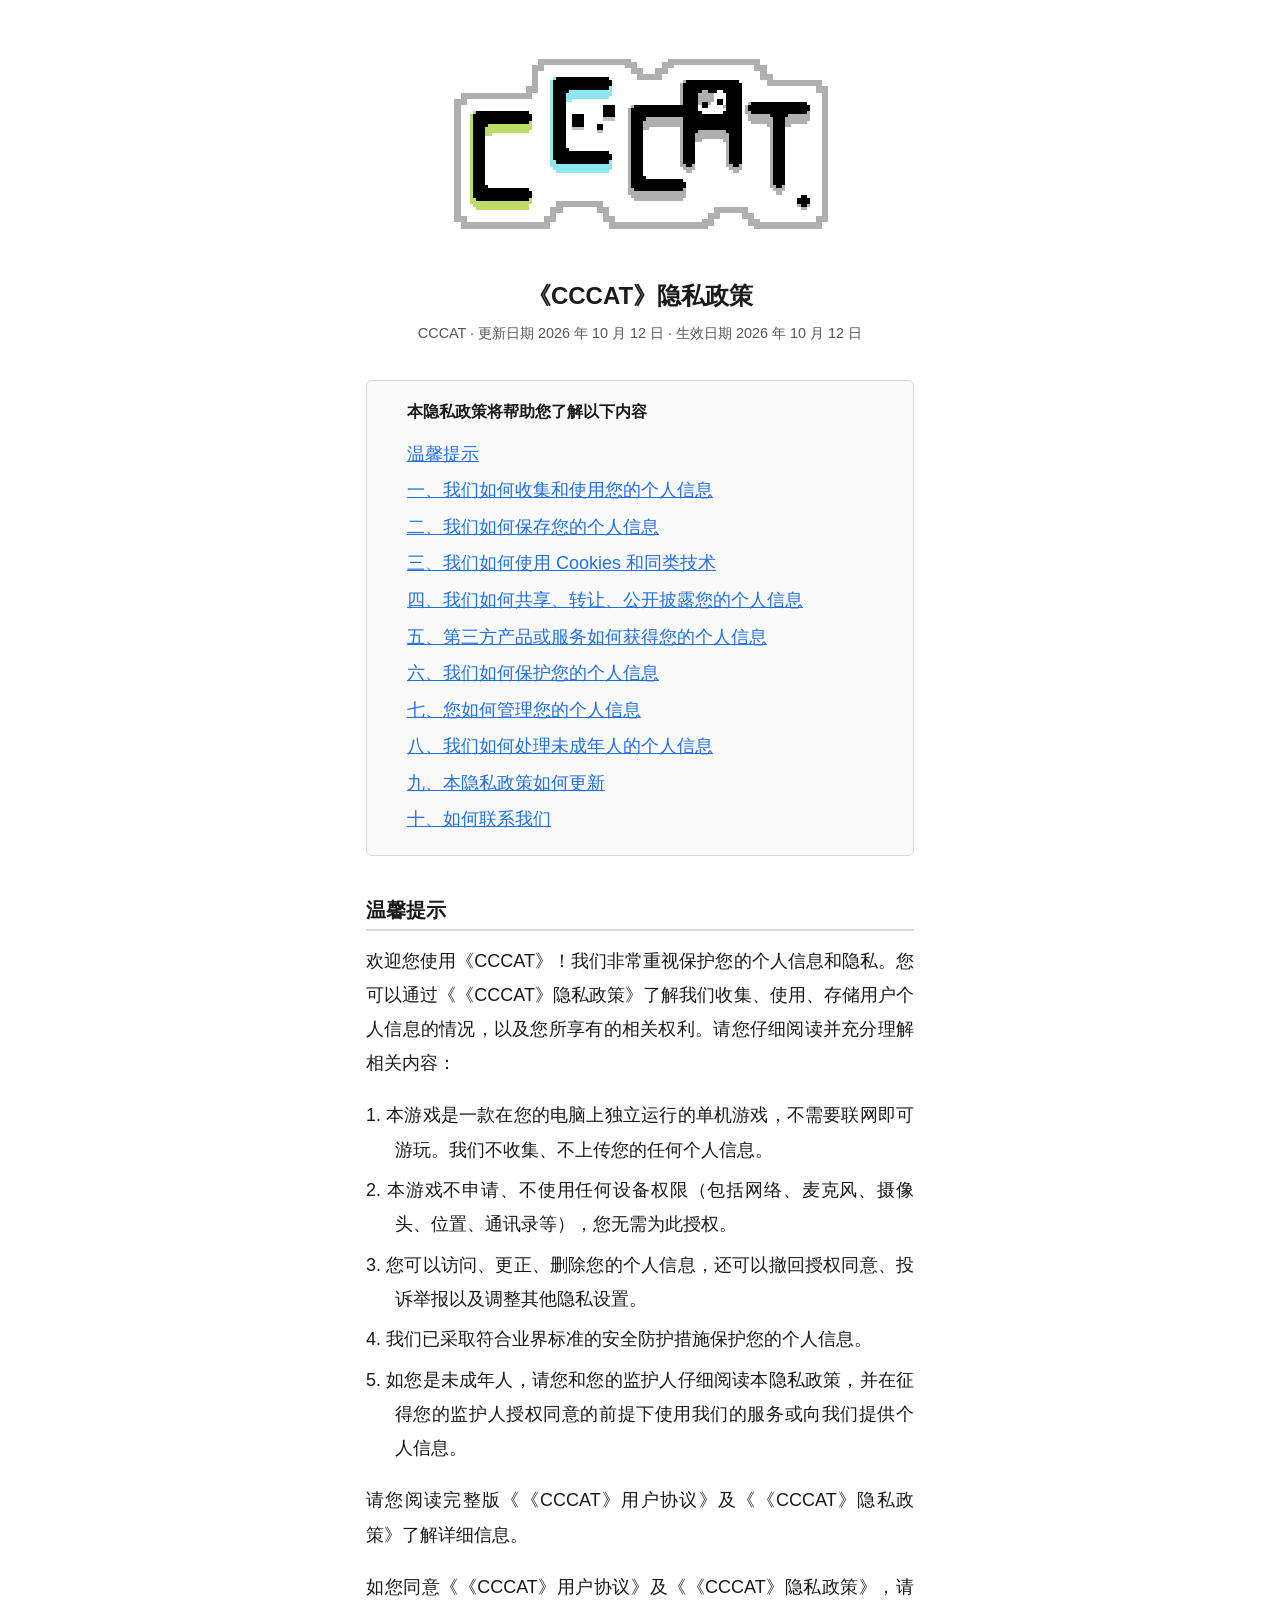
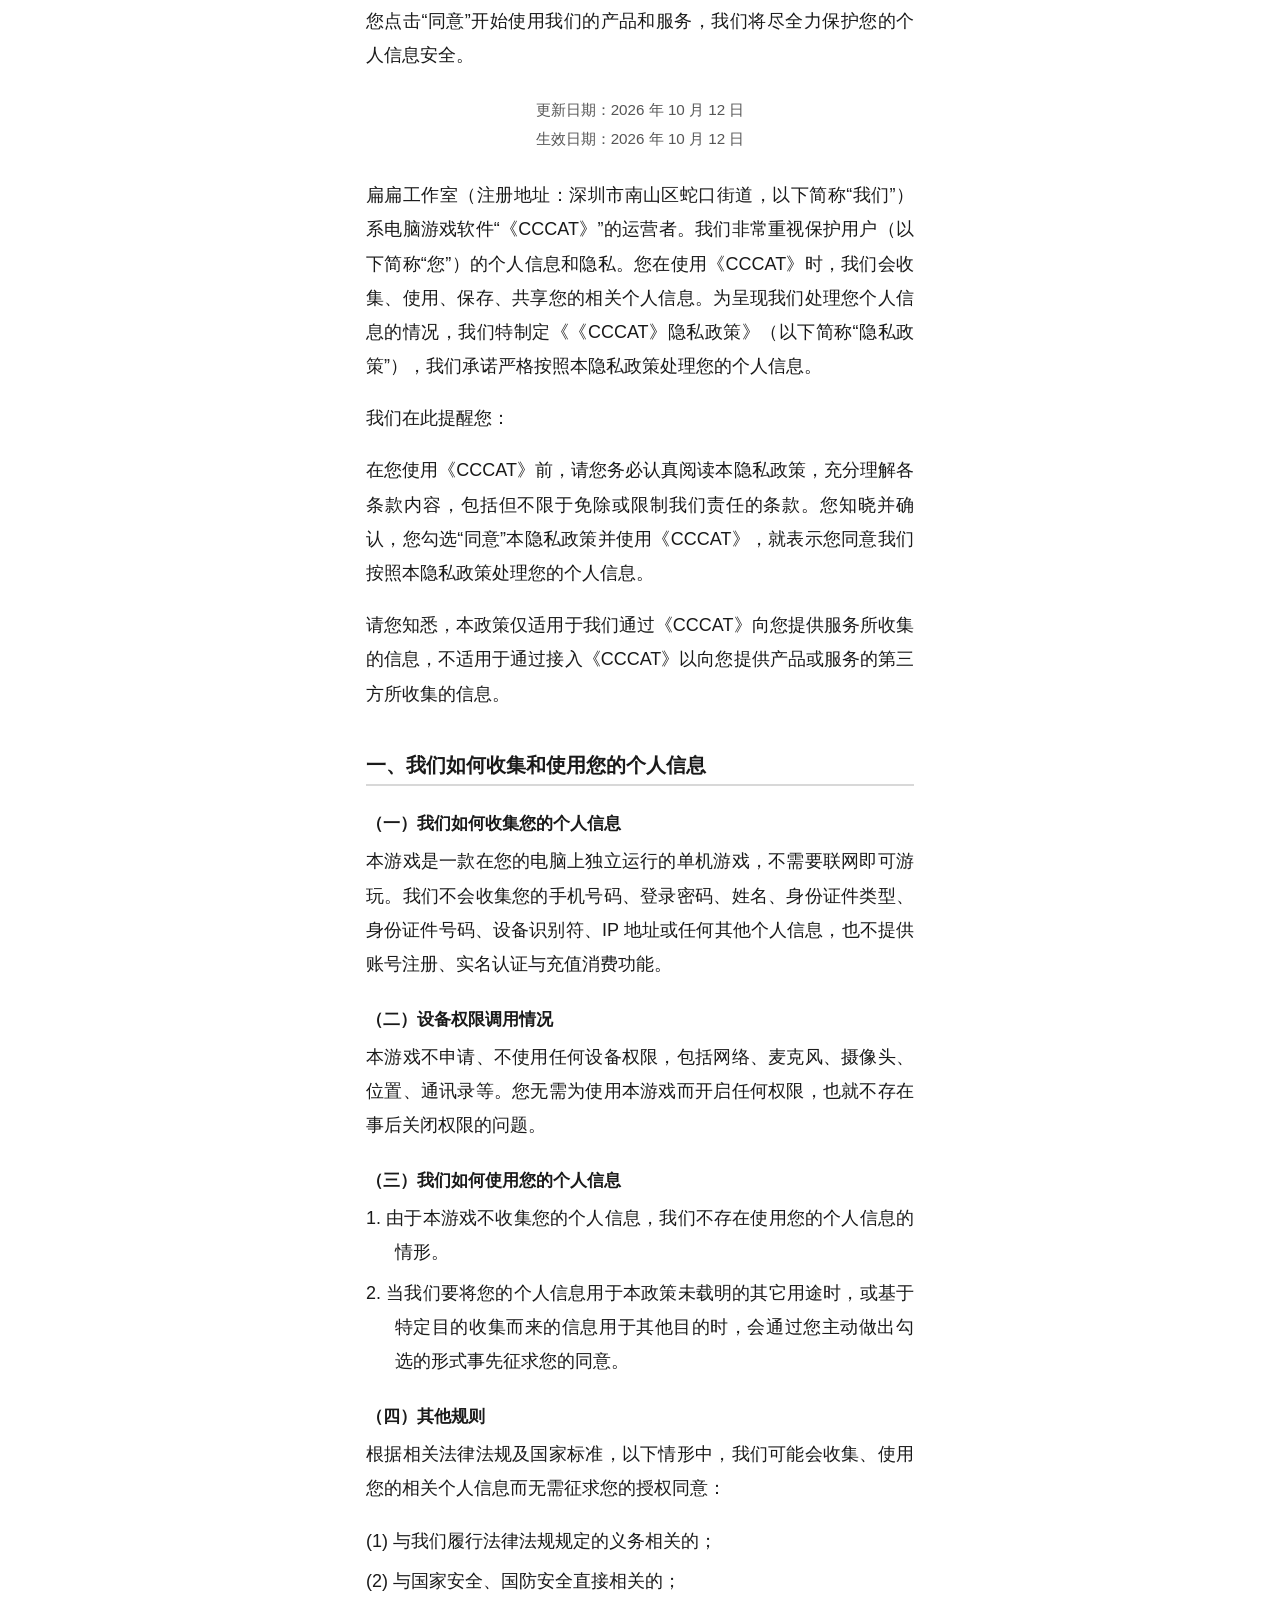
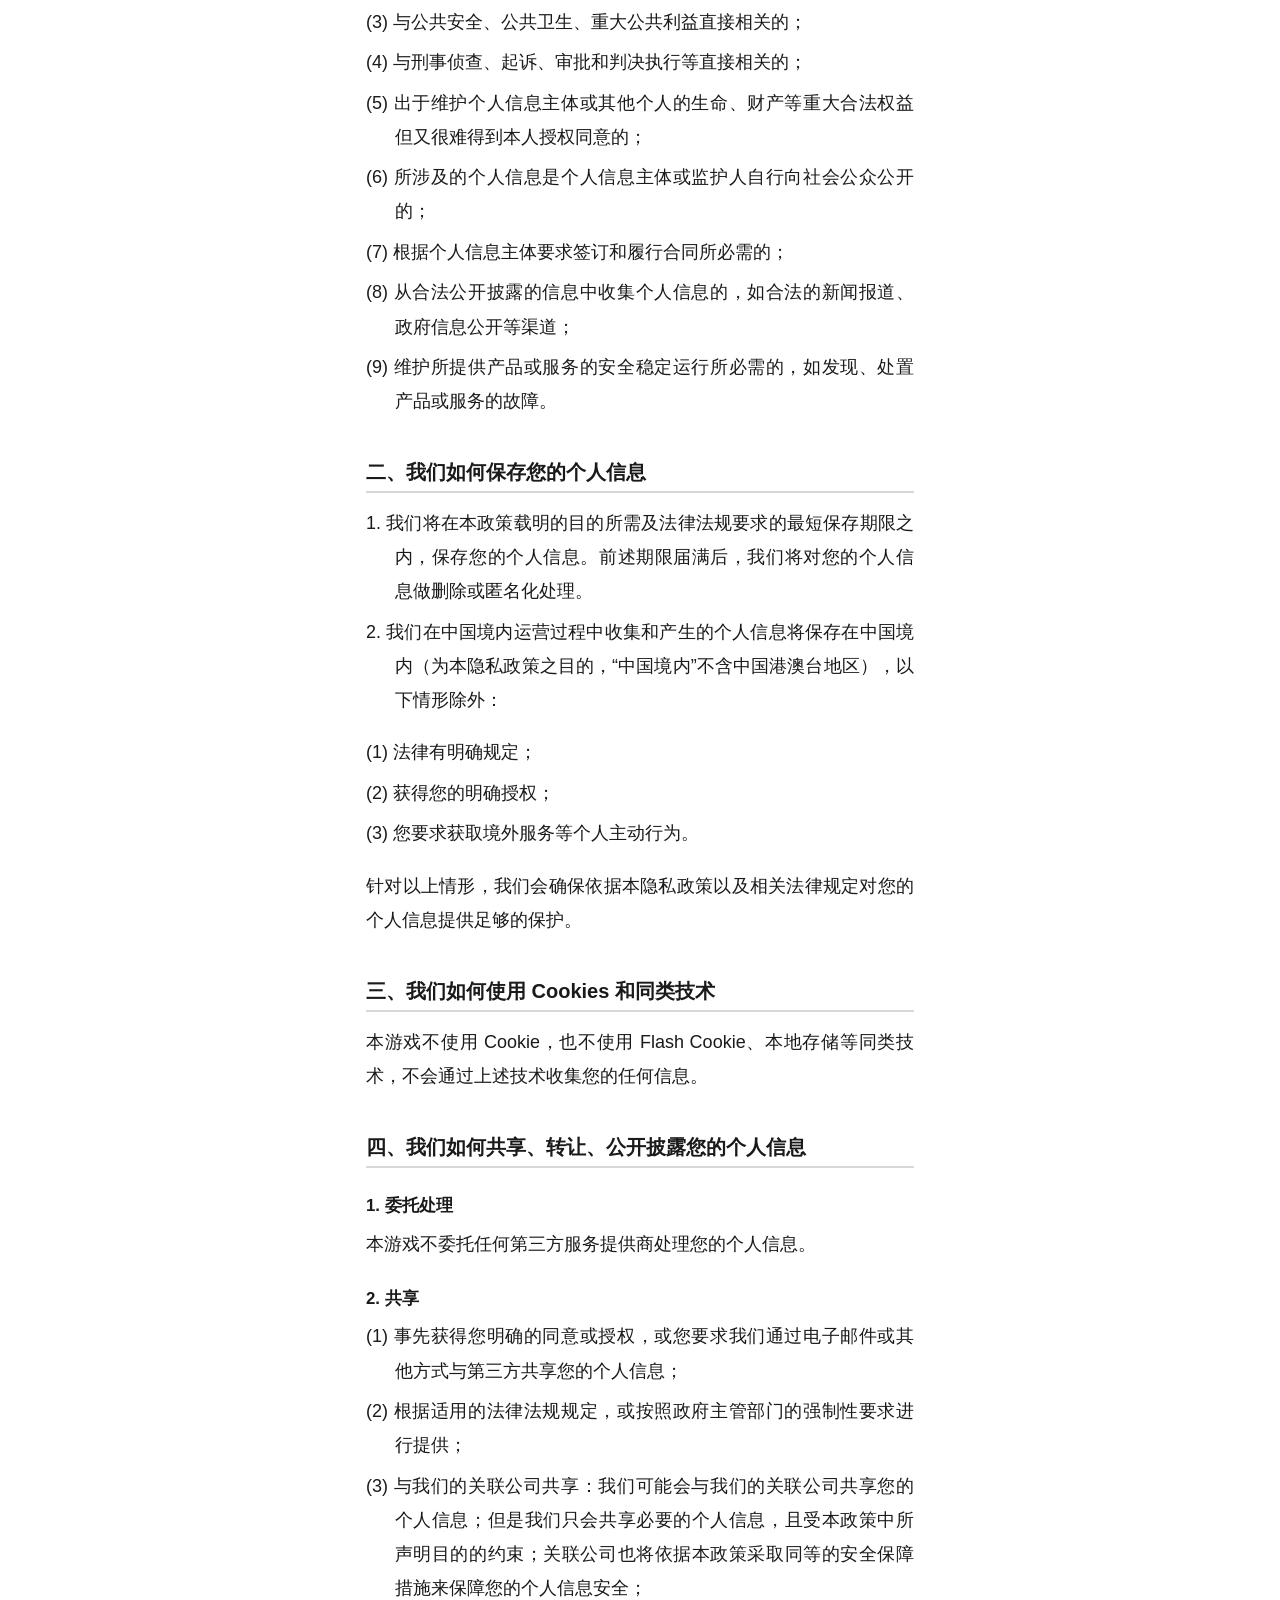
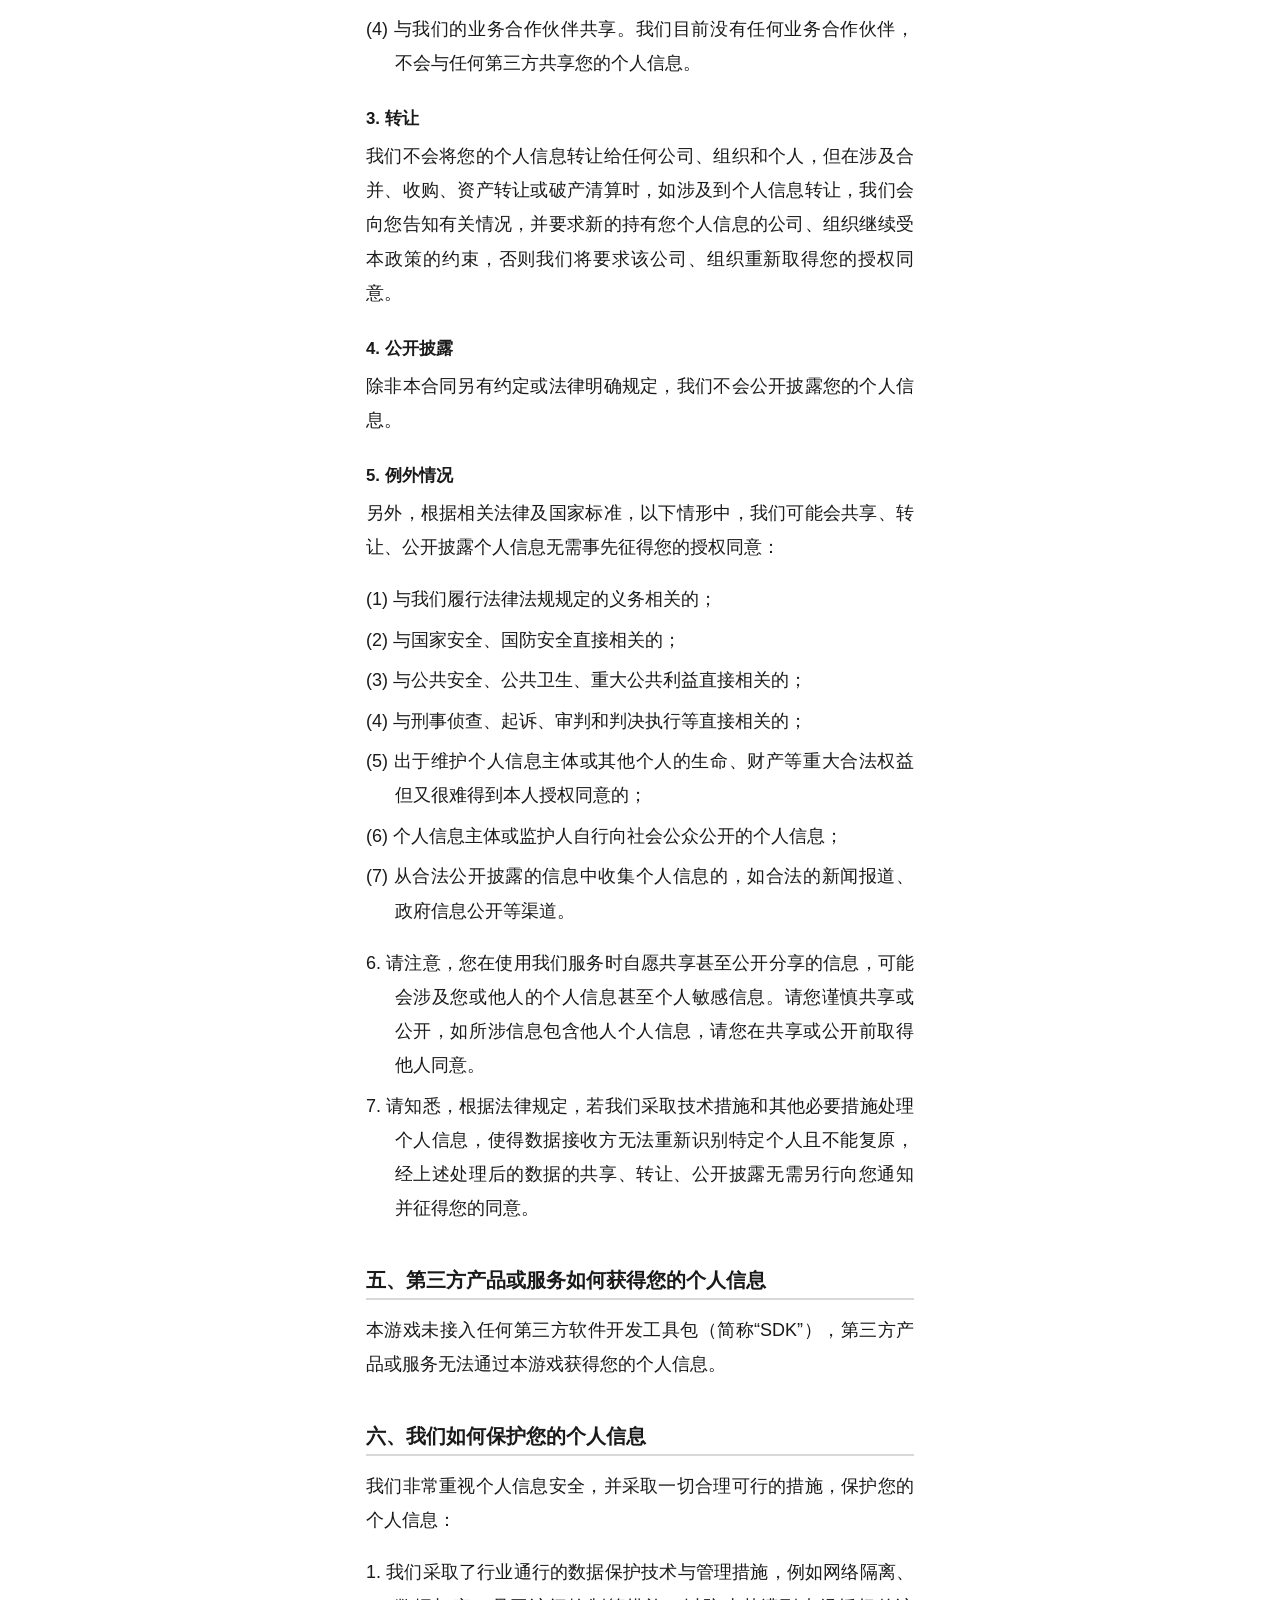
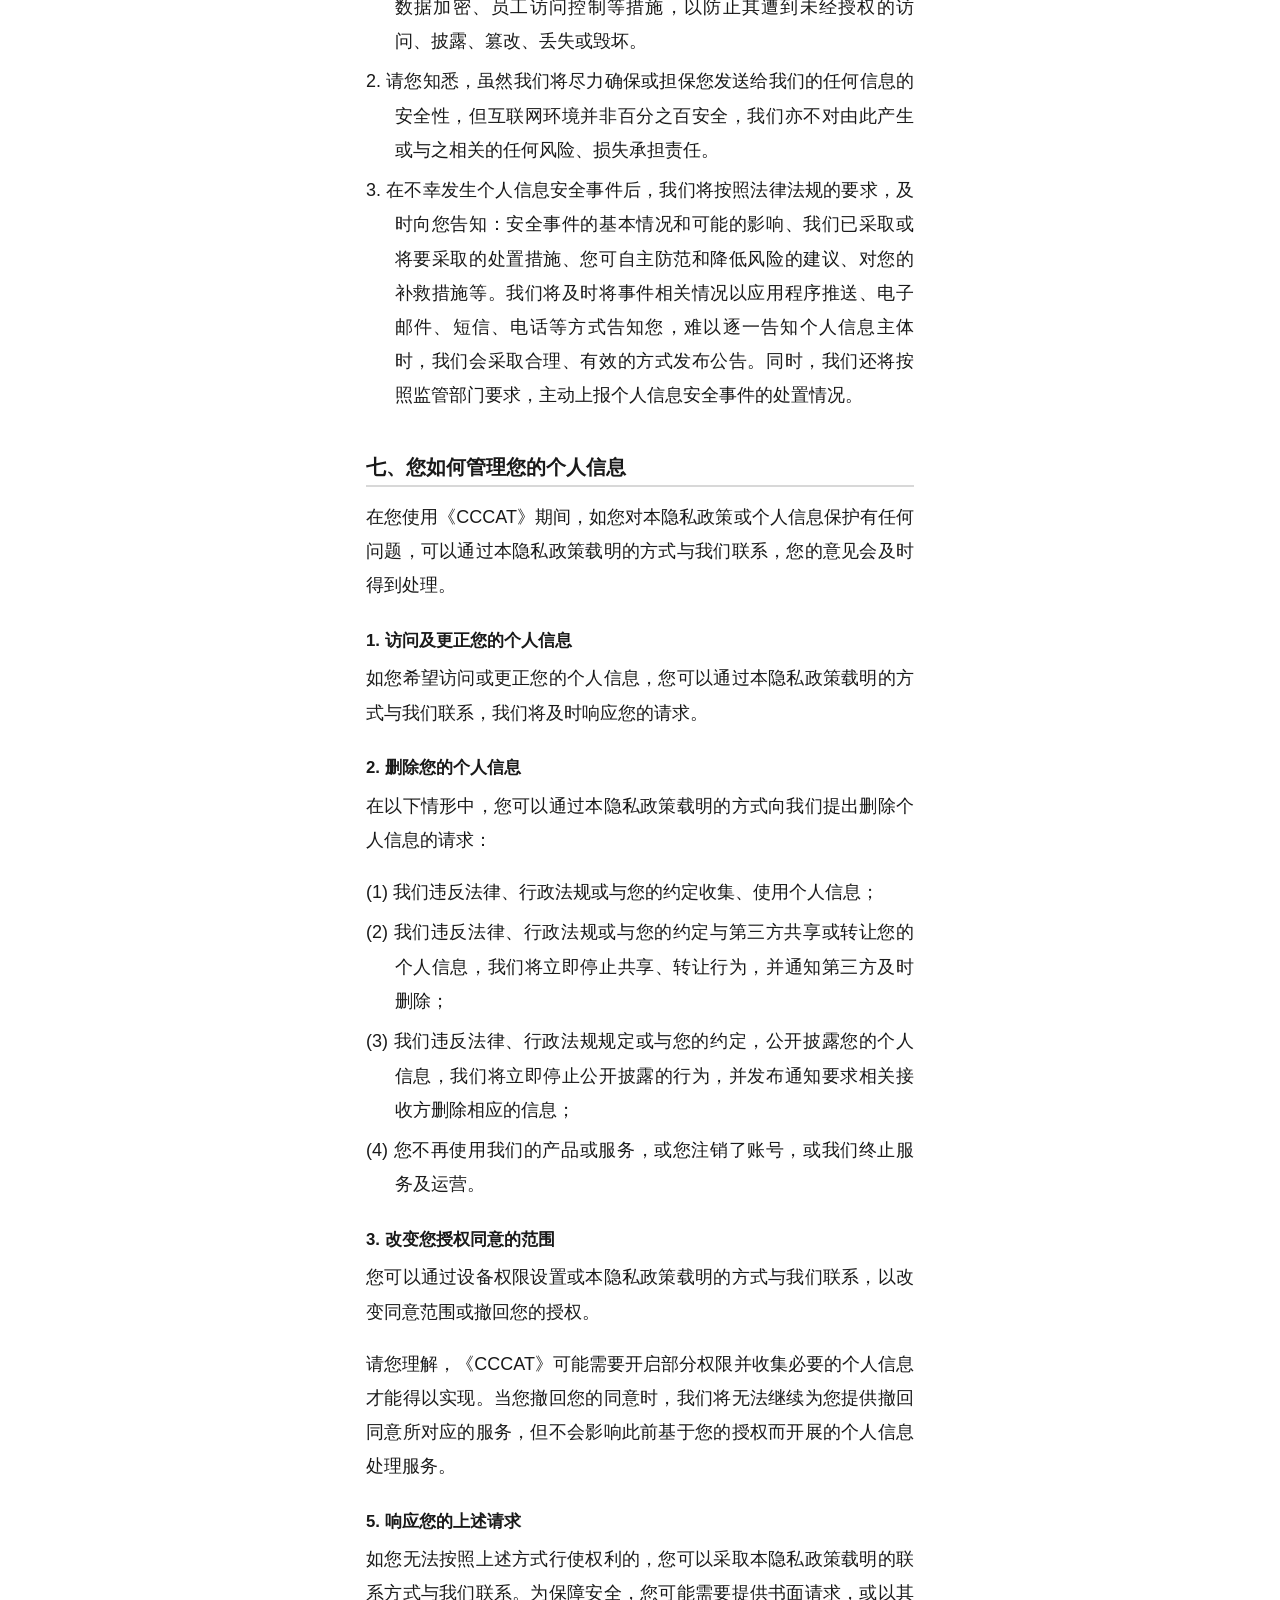
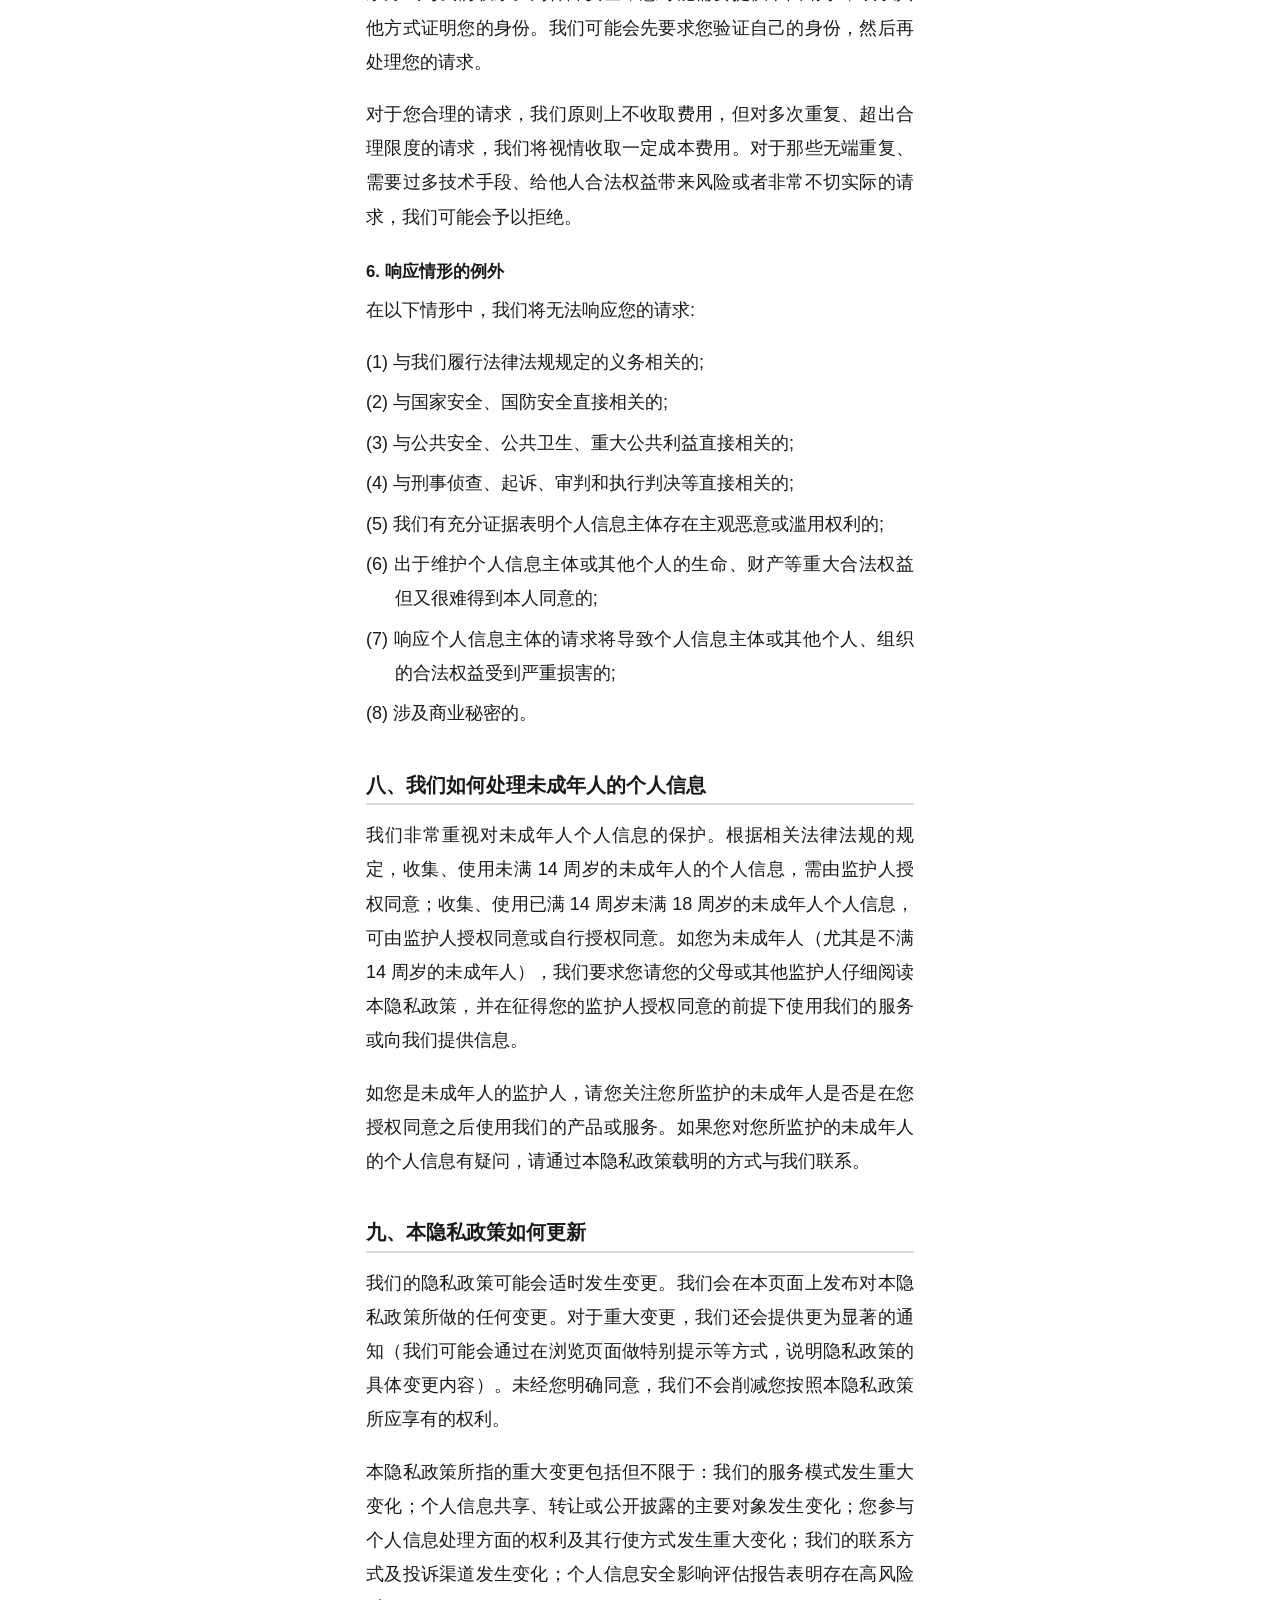
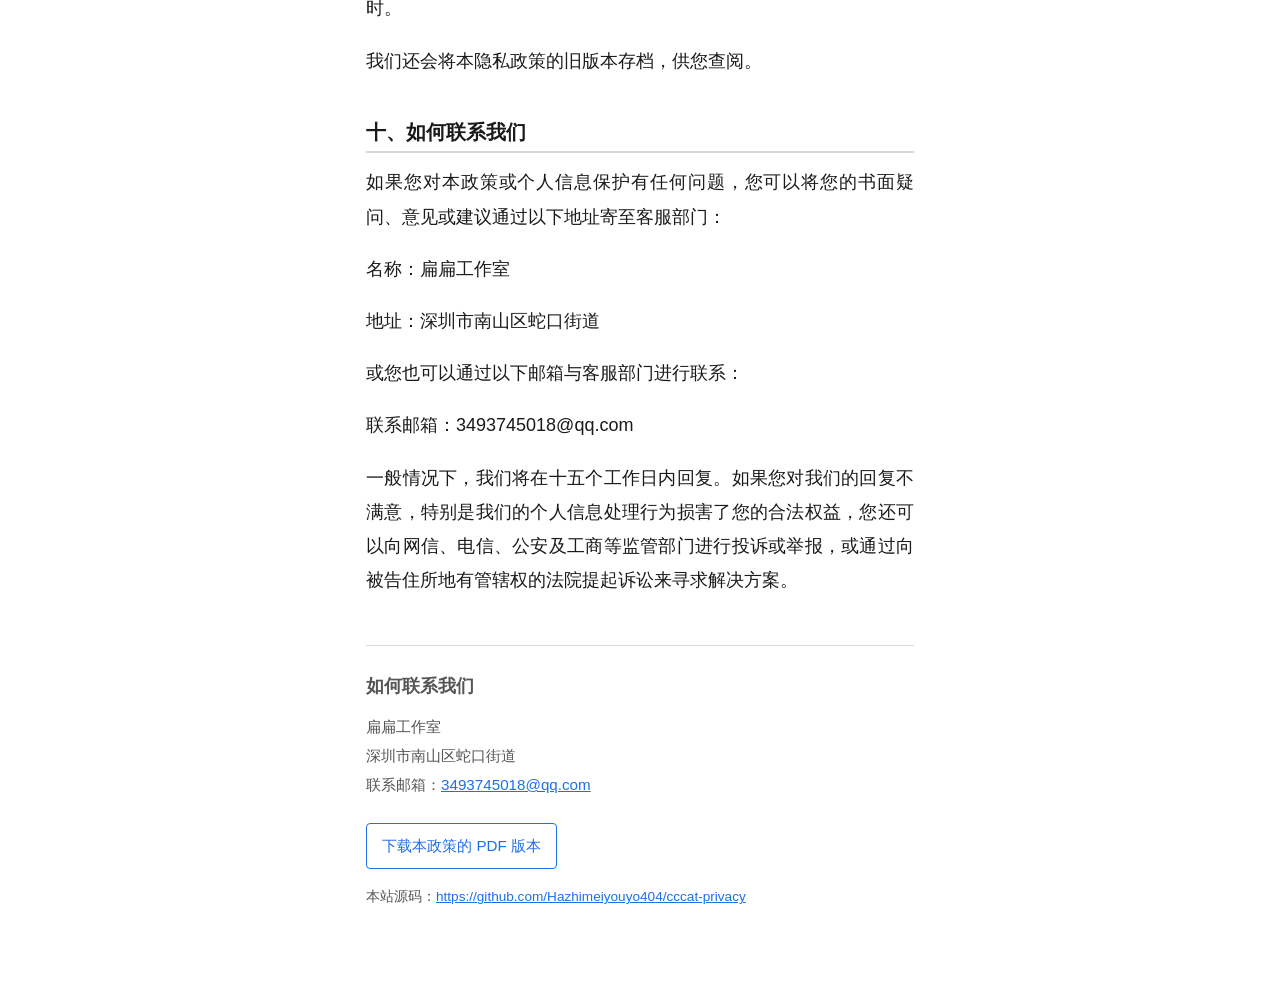
<file: index.html>
<!DOCTYPE html>
<html lang="zh-CN">
<head>
<meta charset="utf-8">
<meta name="viewport" content="width=device-width, initial-scale=1">
<title>《CCCAT》隐私政策</title>
<meta name="description" content="《CCCAT》隐私政策。本游戏为单机游戏，不设账号体系，不收集您的个人信息。">
<meta name="robots" content="index, follow">
<link rel="icon" type="image/png" href="assets/favicon.png">
<link rel="stylesheet" href="assets/style.css">
</head>
<body>

<header class="site-header">
  <img class="title-art" src="assets/cccat-title.png" alt="CCCAT" width="1280" height="720">
  <h1>《CCCAT》隐私政策</h1>
  <p class="subtitle">CCCAT · 更新日期 2026 年 10 月 12 日 · 生效日期 2026 年 10 月 12 日</p>
</header>

<nav class="toc" aria-label="目录">
  <h2>本隐私政策将帮助您了解以下内容</h2>
  <!-- 用 <ul> 而不是 <ol>：条目文字里已经带了「一、」「二、」的章号，
       交给 <ol> 自动编号会渲染成「1. 一、我们如何收集…」这样的双重编号。 -->
  <ul class="toc-list">
    <li><a href="#tips">温馨提示</a></li>
    <li><a href="#ch-1">一、我们如何收集和使用您的个人信息</a></li>
    <li><a href="#ch-2">二、我们如何保存您的个人信息</a></li>
    <li><a href="#ch-3">三、我们如何使用 Cookies 和同类技术</a></li>
    <li><a href="#ch-4">四、我们如何共享、转让、公开披露您的个人信息</a></li>
    <li><a href="#ch-5">五、第三方产品或服务如何获得您的个人信息</a></li>
    <li><a href="#ch-6">六、我们如何保护您的个人信息</a></li>
    <li><a href="#ch-7">七、您如何管理您的个人信息</a></li>
    <li><a href="#ch-8">八、我们如何处理未成年人的个人信息</a></li>
    <li><a href="#ch-9">九、本隐私政策如何更新</a></li>
    <li><a href="#ch-10">十、如何联系我们</a></li>
  </ul>
</nav>

<main id="policy-body">
<!-- 正文真源（人工校订）。
     来源：tools/extract_policy.py 的产物 build/policy.draft.html，
     在其基础上套用 config/policy.json 的 rewrites 改写清单。
     本文件是唯一可以手改的正文来源；index.html 由 tools/build_site.py 生成，永不手改。
     未改动的段落逐字取自提取结果，不是手抄。 -->

<h2 id="tips">温馨提示</h2>
<p>欢迎您使用《CCCAT》！我们非常重视保护您的个人信息和隐私。您可以通过《《CCCAT》隐私政策》了解我们收集、使用、存储用户个人信息的情况，以及您所享有的相关权利。请您仔细阅读并充分理解相关内容：</p>
<ul class="plain">
  <li>1. 本游戏是一款在您的电脑上独立运行的单机游戏，不需要联网即可游玩。我们不收集、不上传您的任何个人信息。</li>
  <li>2. 本游戏不申请、不使用任何设备权限（包括网络、麦克风、摄像头、位置、通讯录等），您无需为此授权。</li>
  <li>3. 您可以访问、更正、删除您的个人信息，还可以撤回授权同意、投诉举报以及调整其他隐私设置。</li>
  <li>4. 我们已采取符合业界标准的安全防护措施保护您的个人信息。</li>
  <li>5. 如您是未成年人，请您和您的监护人仔细阅读本隐私政策，并在征得您的监护人授权同意的前提下使用我们的服务或向我们提供个人信息。</li>
</ul>
<p>请您阅读完整版《《CCCAT》用户协议》及《《CCCAT》隐私政策》了解详细信息。</p>
<p>如您同意《《CCCAT》用户协议》及《《CCCAT》隐私政策》，请您点击“同意”开始使用我们的产品和服务，我们将尽全力保护您的个人信息安全。</p>
<p class="dates">更新日期：2026 年 10 月 12 日<br>生效日期：2026 年 10 月 12 日</p>
<p>扁扁工作室（注册地址：深圳市南山区蛇口街道，以下简称“我们”）系电脑游戏软件“《CCCAT》”的运营者。我们非常重视保护用户（以下简称“您”）的个人信息和隐私。您在使用《CCCAT》时，我们会收集、使用、保存、共享您的相关个人信息。为呈现我们处理您个人信息的情况，我们特制定《《CCCAT》隐私政策》（以下简称“隐私政策”），我们承诺严格按照本隐私政策处理您的个人信息。</p>
<p>我们在此提醒您：</p>
<p>在您使用《CCCAT》前，请您务必认真阅读本隐私政策，充分理解各条款内容，包括但不限于免除或限制我们责任的条款。您知晓并确认，您勾选“同意”本隐私政策并使用《CCCAT》，就表示您同意我们按照本隐私政策处理您的个人信息。</p>
<p>请您知悉，本政策仅适用于我们通过《CCCAT》向您提供服务所收集的信息，不适用于通过接入《CCCAT》以向您提供产品或服务的第三方所收集的信息。</p>

<h2 id="ch-1">一、我们如何收集和使用您的个人信息</h2>
<h3>（一）我们如何收集您的个人信息</h3>
<p>本游戏是一款在您的电脑上独立运行的单机游戏，不需要联网即可游玩。我们不会收集您的手机号码、登录密码、姓名、身份证件类型、身份证件号码、设备识别符、IP 地址或任何其他个人信息，也不提供账号注册、实名认证与充值消费功能。</p>
<h3>（二）设备权限调用情况</h3>
<p>本游戏不申请、不使用任何设备权限，包括网络、麦克风、摄像头、位置、通讯录等。您无需为使用本游戏而开启任何权限，也就不存在事后关闭权限的问题。</p>
<h3>（三）我们如何使用您的个人信息</h3>
<ul class="plain">
  <li>1. 由于本游戏不收集您的个人信息，我们不存在使用您的个人信息的情形。</li>
  <li>2. 当我们要将您的个人信息用于本政策未载明的其它用途时，或基于特定目的收集而来的信息用于其他目的时，会通过您主动做出勾选的形式事先征求您的同意。</li>
</ul>
<h3>（四）其他规则</h3>
<p>根据相关法律法规及国家标准，以下情形中，我们可能会收集、使用您的相关个人信息而无需征求您的授权同意：</p>
<ul class="plain">
  <li>(1) 与我们履行法律法规规定的义务相关的；</li>
  <li>(2) 与国家安全、国防安全直接相关的；</li>
  <li>(3) 与公共安全、公共卫生、重大公共利益直接相关的；</li>
  <li>(4) 与刑事侦查、起诉、审批和判决执行等直接相关的；</li>
  <li>(5) 出于维护个人信息主体或其他个人的生命、财产等重大合法权益但又很难得到本人授权同意的；</li>
  <li>(6) 所涉及的个人信息是个人信息主体或监护人自行向社会公众公开的；</li>
  <li>(7) 根据个人信息主体要求签订和履行合同所必需的；</li>
  <li>(8) 从合法公开披露的信息中收集个人信息的，如合法的新闻报道、政府信息公开等渠道；</li>
  <li>(9) 维护所提供产品或服务的安全稳定运行所必需的，如发现、处置产品或服务的故障。</li>
</ul>

<h2 id="ch-2">二、我们如何保存您的个人信息</h2>
<ul class="plain">
  <li>1. 我们将在本政策载明的目的所需及法律法规要求的最短保存期限之内，保存您的个人信息。前述期限届满后，我们将对您的个人信息做删除或匿名化处理。</li>
  <li>2. 我们在中国境内运营过程中收集和产生的个人信息将保存在中国境内（为本隐私政策之目的，“中国境内”不含中国港澳台地区），以下情形除外：</li>
</ul>
<ul class="plain">
  <li>(1) 法律有明确规定；</li>
  <li>(2) 获得您的明确授权；</li>
  <li>(3) 您要求获取境外服务等个人主动行为。</li>
</ul>
<p>针对以上情形，我们会确保依据本隐私政策以及相关法律规定对您的个人信息提供足够的保护。</p>

<h2 id="ch-3">三、我们如何使用 Cookies 和同类技术</h2>
<p>本游戏不使用 Cookie，也不使用 Flash Cookie、本地存储等同类技术，不会通过上述技术收集您的任何信息。</p>

<h2 id="ch-4">四、我们如何共享、转让、公开披露您的个人信息</h2>
<h3>1. 委托处理</h3>
<p>本游戏不委托任何第三方服务提供商处理您的个人信息。</p>
<h3>2. 共享</h3>
<ul class="plain">
  <li>(1) 事先获得您明确的同意或授权，或您要求我们通过电子邮件或其他方式与第三方共享您的个人信息；</li>
  <li>(2) 根据适用的法律法规规定，或按照政府主管部门的强制性要求进行提供；</li>
  <li>(3) 与我们的关联公司共享：我们可能会与我们的关联公司共享您的个人信息；但是我们只会共享必要的个人信息，且受本政策中所声明目的的约束；关联公司也将依据本政策采取同等的安全保障措施来保障您的个人信息安全；</li>
  <li>(4) 与我们的业务合作伙伴共享。我们目前没有任何业务合作伙伴，不会与任何第三方共享您的个人信息。</li>
</ul>
<h3>3. 转让</h3>
<p>我们不会将您的个人信息转让给任何公司、组织和个人，但在涉及合并、收购、资产转让或破产清算时，如涉及到个人信息转让，我们会向您告知有关情况，并要求新的持有您个人信息的公司、组织继续受本政策的约束，否则我们将要求该公司、组织重新取得您的授权同意。</p>
<h3>4. 公开披露</h3>
<p>除非本合同另有约定或法律明确规定，我们不会公开披露您的个人信息。</p>
<h3>5. 例外情况</h3>
<p>另外，根据相关法律及国家标准，以下情形中，我们可能会共享、转让、公开披露个人信息无需事先征得您的授权同意：</p>
<ul class="plain">
  <li>(1) 与我们履行法律法规规定的义务相关的；</li>
  <li>(2) 与国家安全、国防安全直接相关的；</li>
  <li>(3) 与公共安全、公共卫生、重大公共利益直接相关的；</li>
  <li>(4) 与刑事侦查、起诉、审判和判决执行等直接相关的；</li>
  <li>(5) 出于维护个人信息主体或其他个人的生命、财产等重大合法权益但又很难得到本人授权同意的；</li>
  <li>(6) 个人信息主体或监护人自行向社会公众公开的个人信息；</li>
  <li>(7) 从合法公开披露的信息中收集个人信息的，如合法的新闻报道、政府信息公开等渠道。</li>
</ul>
<ul class="plain">
  <li>6. 请注意，您在使用我们服务时自愿共享甚至公开分享的信息，可能会涉及您或他人的个人信息甚至个人敏感信息。请您谨慎共享或公开，如所涉信息包含他人个人信息，请您在共享或公开前取得他人同意。</li>
  <li>7. 请知悉，根据法律规定，若我们采取技术措施和其他必要措施处理个人信息，使得数据接收方无法重新识别特定个人且不能复原，经上述处理后的数据的共享、转让、公开披露无需另行向您通知并征得您的同意。</li>
</ul>

<h2 id="ch-5">五、第三方产品或服务如何获得您的个人信息</h2>
<p>本游戏未接入任何第三方软件开发工具包（简称“SDK”），第三方产品或服务无法通过本游戏获得您的个人信息。</p>

<h2 id="ch-6">六、我们如何保护您的个人信息</h2>
<p>我们非常重视个人信息安全，并采取一切合理可行的措施，保护您的个人信息：</p>
<ul class="plain">
  <li>1. 我们采取了行业通行的数据保护技术与管理措施，例如网络隔离、数据加密、员工访问控制等措施，以防止其遭到未经授权的访问、披露、篡改、丢失或毁坏。</li>
  <li>2. 请您知悉，虽然我们将尽力确保或担保您发送给我们的任何信息的安全性，但互联网环境并非百分之百安全，我们亦不对由此产生或与之相关的任何风险、损失承担责任。</li>
  <li>3. 在不幸发生个人信息安全事件后，我们将按照法律法规的要求，及时向您告知：安全事件的基本情况和可能的影响、我们已采取或将要采取的处置措施、您可自主防范和降低风险的建议、对您的补救措施等。我们将及时将事件相关情况以应用程序推送、电子邮件、短信、电话等方式告知您，难以逐一告知个人信息主体时，我们会采取合理、有效的方式发布公告。同时，我们还将按照监管部门要求，主动上报个人信息安全事件的处置情况。</li>
</ul>

<h2 id="ch-7">七、您如何管理您的个人信息</h2>
<p>在您使用《CCCAT》期间，如您对本隐私政策或个人信息保护有任何问题，可以通过本隐私政策载明的方式与我们联系，您的意见会及时得到处理。</p>
<h3>1. 访问及更正您的个人信息</h3>
<p>如您希望访问或更正您的个人信息，您可以通过本隐私政策载明的方式与我们联系，我们将及时响应您的请求。</p>
<h3>2. 删除您的个人信息</h3>
<p>在以下情形中，您可以通过本隐私政策载明的方式向我们提出删除个人信息的请求：</p>
<ul class="plain">
  <li>(1) 我们违反法律、行政法规或与您的约定收集、使用个人信息；</li>
  <li>(2) 我们违反法律、行政法规或与您的约定与第三方共享或转让您的个人信息，我们将立即停止共享、转让行为，并通知第三方及时删除；</li>
  <li>(3) 我们违反法律、行政法规规定或与您的约定，公开披露您的个人信息，我们将立即停止公开披露的行为，并发布通知要求相关接收方删除相应的信息；</li>
  <li>(4) 您不再使用我们的产品或服务，或您注销了账号，或我们终止服务及运营。</li>
</ul>
<h3>3. 改变您授权同意的范围</h3>
<p>您可以通过设备权限设置或本隐私政策载明的方式与我们联系，以改变同意范围或撤回您的授权。</p>
<p>请您理解，《CCCAT》可能需要开启部分权限并收集必要的个人信息才能得以实现。当您撤回您的同意时，我们将无法继续为您提供撤回同意所对应的服务，但不会影响此前基于您的授权而开展的个人信息处理服务。</p>
<h3>5. 响应您的上述请求</h3>
<p>如您无法按照上述方式行使权利的，您可以采取本隐私政策载明的联系方式与我们联系。为保障安全，您可能需要提供书面请求，或以其他方式证明您的身份。我们可能会先要求您验证自己的身份，然后再处理您的请求。</p>
<p>对于您合理的请求，我们原则上不收取费用，但对多次重复、超出合理限度的请求，我们将视情收取一定成本费用。对于那些无端重复、需要过多技术手段、给他人合法权益带来风险或者非常不切实际的请求，我们可能会予以拒绝。</p>
<h3>6. 响应情形的例外</h3>
<p>在以下情形中，我们将无法响应您的请求:</p>
<ul class="plain">
  <li>(1) 与我们履行法律法规规定的义务相关的;</li>
  <li>(2) 与国家安全、国防安全直接相关的;</li>
  <li>(3) 与公共安全、公共卫生、重大公共利益直接相关的;</li>
  <li>(4) 与刑事侦查、起诉、审判和执行判决等直接相关的;</li>
  <li>(5) 我们有充分证据表明个人信息主体存在主观恶意或滥用权利的;</li>
  <li>(6) 出于维护个人信息主体或其他个人的生命、财产等重大合法权益但又很难得到本人同意的;</li>
  <li>(7) 响应个人信息主体的请求将导致个人信息主体或其他个人、组织的合法权益受到严重损害的;</li>
  <li>(8) 涉及商业秘密的。</li>
</ul>

<h2 id="ch-8">八、我们如何处理未成年人的个人信息</h2>
<p>我们非常重视对未成年人个人信息的保护。根据相关法律法规的规定，收集、使用未满 14 周岁的未成年人的个人信息，需由监护人授权同意；收集、使用已满 14 周岁未满 18 周岁的未成年人个人信息，可由监护人授权同意或自行授权同意。如您为未成年人（尤其是不满 14 周岁的未成年人），我们要求您请您的父母或其他监护人仔细阅读本隐私政策，并在征得您的监护人授权同意的前提下使用我们的服务或向我们提供信息。</p>
<p>如您是未成年人的监护人，请您关注您所监护的未成年人是否是在您授权同意之后使用我们的产品或服务。如果您对您所监护的未成年人的个人信息有疑问，请通过本隐私政策载明的方式与我们联系。</p>

<h2 id="ch-9">九、本隐私政策如何更新</h2>
<p>我们的隐私政策可能会适时发生变更。我们会在本页面上发布对本隐私政策所做的任何变更。对于重大变更，我们还会提供更为显著的通知（我们可能会通过在浏览页面做特别提示等方式，说明隐私政策的具体变更内容）。未经您明确同意，我们不会削减您按照本隐私政策所应享有的权利。</p>
<p>本隐私政策所指的重大变更包括但不限于：我们的服务模式发生重大变化；个人信息共享、转让或公开披露的主要对象发生变化；您参与个人信息处理方面的权利及其行使方式发生重大变化；我们的联系方式及投诉渠道发生变化；个人信息安全影响评估报告表明存在高风险时。</p>
<p>我们还会将本隐私政策的旧版本存档，供您查阅。</p>

<h2 id="ch-10">十、如何联系我们</h2>
<p>如果您对本政策或个人信息保护有任何问题，您可以将您的书面疑问、意见或建议通过以下地址寄至客服部门：</p>
<p>名称：扁扁工作室</p>
<p>地址：深圳市南山区蛇口街道</p>
<p>或您也可以通过以下邮箱与客服部门进行联系：</p>
<p>联系邮箱：3493745018@qq.com</p>
<p>一般情况下，我们将在十五个工作日内回复。如果您对我们的回复不满意，特别是我们的个人信息处理行为损害了您的合法权益，您还可以向网信、电信、公安及工商等监管部门进行投诉或举报，或通过向被告住所地有管辖权的法院提起诉讼来寻求解决方案。</p>
</main>

<footer class="site-footer">
  <h2>如何联系我们</h2>
  <p>扁扁工作室<br>深圳市南山区蛇口街道<br>
     联系邮箱：<a href="mailto:3493745018@qq.com">3493745018@qq.com</a></p>
  <p><a class="pdf-download" href="assets/privacy-policy.pdf" download>下载本政策的 PDF 版本</a></p>
  <p class="repo">本站源码：<a href="https://github.com/Hazhimeiyouyo404/cccat-privacy" rel="noopener">https://github.com/Hazhimeiyouyo404/cccat-privacy</a></p>
</footer>

</body>
</html>
</file>
<file: assets/style.css>
/* 《CCCAT 犭犭猫》隐私政策 —— 样式表
   零依赖：不引入任何 CDN、web font 或 JS，页面可离线从 file:// 打开。
   中文长文排版：正文宽度约 34 个汉字/行，行高 1.9，两端对齐。 */

:root {
  /* 字体栈里简中字体**必须排在 sans-serif 之前**。
     游戏名里的「犭」是 U+72AD（康熙部首），它在 GB2312/GBK/GB18030 里有，
     但**不在** Big5 与 Shift_JIS 里。若 sans-serif 先被解析到日文字体
     （ja-JP locale 的 Windows 会这样），这个字就会显示成豆腐块。
     跨平台字形差异（YaHei 与 PingFang 的反犬旁写法略有不同）是正常的，不要「修」。 */
  --cjk-font: "Microsoft YaHei", "微软雅黑", "PingFang SC", "Hiragino Sans GB",
              "Source Han Sans SC", "Noto Sans CJK SC", "Noto Sans SC",
              "WenQuanYi Micro Hei", "SimSun", "宋体", sans-serif;
  --measure: 34em;
  --line-height: 1.9;
  --ink: #1a1a1a;
  --ink-soft: #555;
  --rule: #d8d8d8;
  --accent: #1f6feb;
  --bg-soft: #fafafa;
}

* { box-sizing: border-box; }

html { -webkit-text-size-adjust: 100%; }

body {
  margin: 0 auto;
  padding: 1.5rem 1rem 4rem;
  max-width: var(--measure);
  font-family: var(--cjk-font);
  font-size: clamp(16px, 1rem + 0.2vw, 18px);
  line-height: var(--line-height);
  color: var(--ink);
  background: #fff;
  text-align: justify;
  text-justify: inter-ideograph;   /* 中文本地化的两端对齐 */
  overflow-wrap: break-word;
  word-break: normal;              /* 不要 break-all：会把中文拆得很难读 */
}

/* ——— 页眉 ——— */
.site-header { text-align: center; margin-bottom: 2rem; }

.title-art {
  display: block;
  width: 100%;
  max-width: 22em;
  height: auto;
  margin: 0 auto 1rem;
  image-rendering: pixelated;      /* 像素风标题图不要被平滑插值糊掉 */
}

.site-header h1 {
  font-size: 1.5rem;
  line-height: 1.4;
  margin: 0 0 0.5rem;
}

.subtitle {
  margin: 0;
  color: var(--ink-soft);
  font-size: 0.9rem;
  text-align: center;
}

/* ——— 目录 ——— */
.toc {
  background: var(--bg-soft);
  border: 1px solid var(--rule);
  border-radius: 6px;
  padding: 1rem 1.25rem 1rem 2.5rem;
  margin-bottom: 2.5rem;
}

.toc h2 {
  font-size: 1rem;
  margin: 0 0 0.6rem;
  padding: 0;
  border: none;
}

/* 关掉 list-style：条目文字自带「一、」章号，再加项目符号会重复 */
.toc-list { margin: 0; padding-left: 0; list-style: none; }

.toc li { margin: 0.15rem 0; }

.toc a { color: var(--accent); }

/* ——— 正文 ——— */
main h2 {
  font-size: 1.25rem;
  line-height: 1.4;
  margin: 2.5rem 0 0.8rem;
  padding-bottom: 0.3rem;
  border-bottom: 2px solid var(--rule);
  text-align: left;
  scroll-margin-top: 1rem;         /* 锚点跳转时不要贴着视口顶边 */
}

main h3 {
  font-size: 1.05rem;
  line-height: 1.5;
  margin: 1.6rem 0 0.5rem;
  text-align: left;
}

p { margin: 0 0 1em; }

p.dates {
  margin: 1.5rem 0;
  color: var(--ink-soft);
  font-size: 0.95rem;
  text-align: center;
}

/* 列表项保留原文自带的编号字面量（`1.`、`(1)`、`⚫`），
   所以关掉 list-style 并给悬挂缩进，避免出现「双重编号」。 */
ul.plain {
  list-style: none;
  margin: 0 0 1em;
  padding-left: 1.6em;
}

ul.plain > li {
  margin: 0.35em 0;
  text-indent: -1.6em;             /* 悬挂缩进：换行后与首行文字对齐 */
}

/* ——— 页脚 ——— */
.site-footer {
  margin-top: 3rem;
  padding-top: 1.5rem;
  border-top: 1px solid var(--rule);
  color: var(--ink-soft);
  font-size: 0.95rem;
}

.site-footer h2 {
  font-size: 1.1rem;
  margin: 0 0 0.6rem;
  border: none;
  padding: 0;
}

.site-footer a { color: var(--accent); }

.pdf-download {
  display: inline-block;
  margin-top: 0.5rem;
  padding: 0.5em 1em;
  border: 1px solid var(--accent);
  border-radius: 4px;
  text-decoration: none;
}

.repo { font-size: 0.85rem; }

/* ——— 宽屏 ——— */
@media (min-width: 40em) {
  body { padding: 2.5rem 2rem 5rem; }
}

/* ——— 打印 / 导出 PDF ——— */
/* 打印时隐藏目录：纸面上目录的锚点链接没有意义，且会占掉首页。
   注意 text_content() 不含 CSS 生成内容，所以这里的 ::after 不会污染校验。 */
@media print {
  .toc { display: none; }
  body {
    max-width: none;
    font-size: 11pt;
    line-height: 1.6;
    padding: 0;
    text-align: justify;
  }
  .title-art { max-width: 12em; }
  a { color: #000; text-decoration: none; }
  a[href^="http"]::after { content: " (" attr(href) ")"; font-size: 0.85em; }
  h2 { page-break-after: avoid; }
  h3 { page-break-after: avoid; }
  .site-footer { page-break-before: avoid; }
}
</file>
